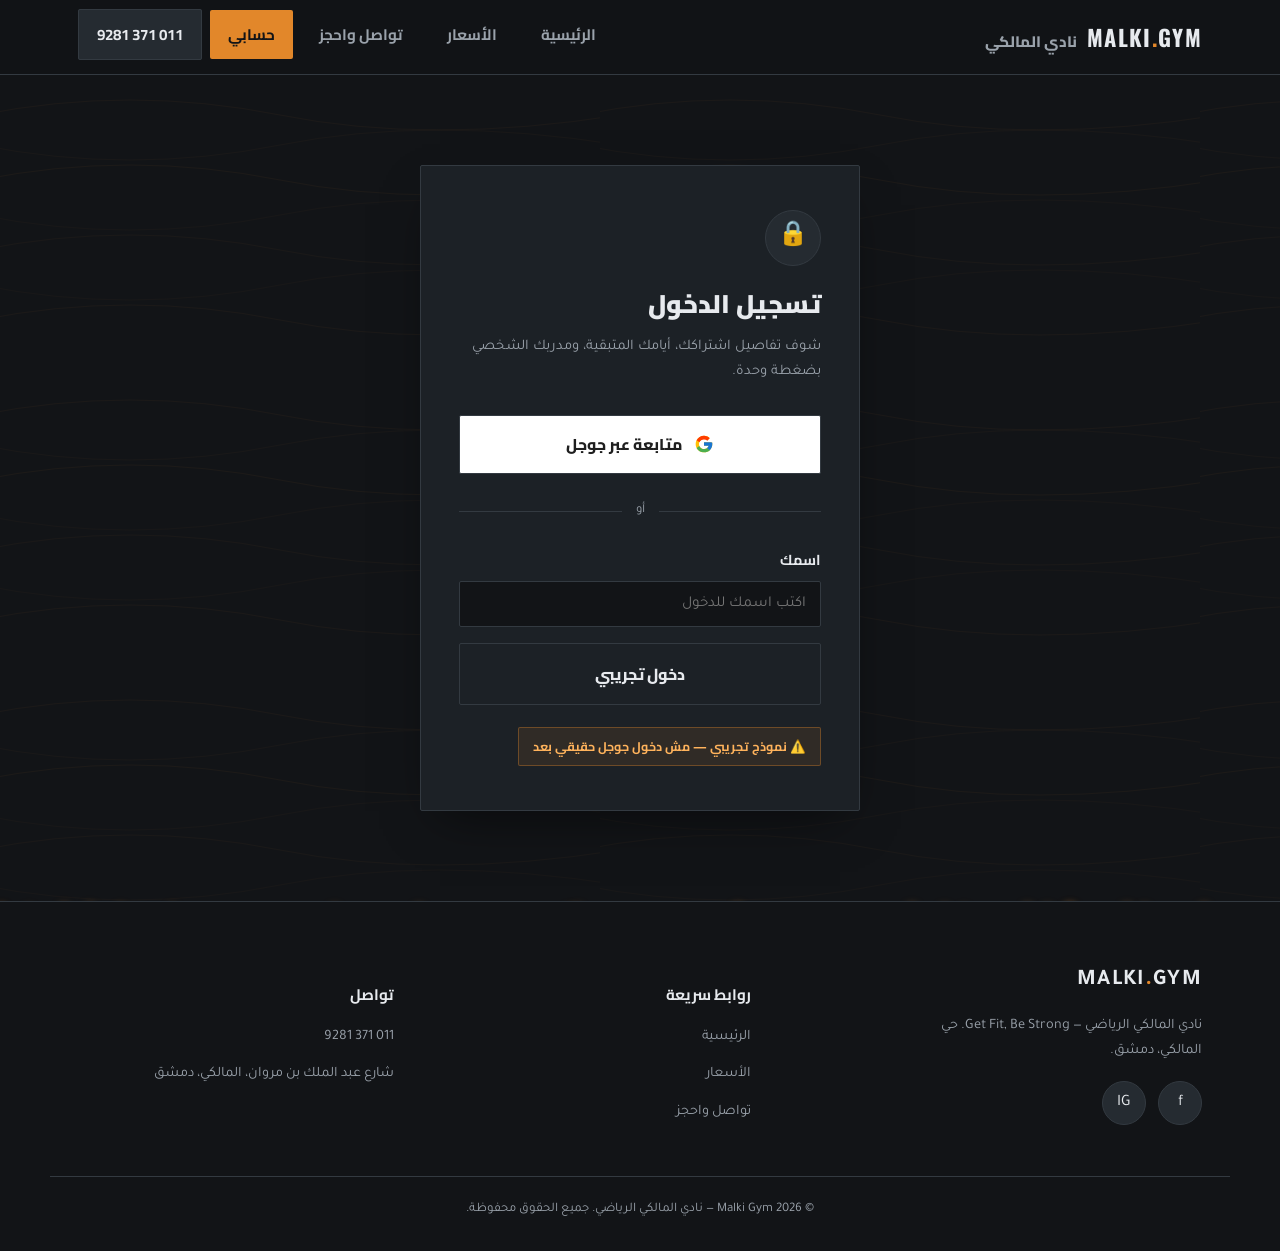
<file: account.html>
<!DOCTYPE html>
<html lang="ar" dir="rtl">
<head>
<meta charset="UTF-8">
<meta name="viewport" content="width=device-width, initial-scale=1.0">
<title>حسابي | Malki Gym</title>
<meta name="description" content="سجّل الدخول لتشوف تفاصيل اشتراكك بنادي المالكي الرياضي.">
<link rel="stylesheet" href="css/style.css">
</head>
<body>
<div class="scroll-progress"></div>

<header class="site">
  <nav class="nav">
    <a href="index.html" class="brand">
      <span class="brand-mark">MALKI<span>.</span>GYM</span>
      <span class="brand-ar">نادي المالكي</span>
    </a>
    <button class="burger" aria-label="افتح القائمة">☰</button>
    <ul class="navlinks">
      <li><a href="index.html">الرئيسية</a></li>
      <li><a href="prices.html">الأسعار</a></li>
      <li><a href="contact.html">تواصل واحجز</a></li>
      <li><a href="account.html" class="active">حسابي</a></li>
      <li><a href="tel:0113719281" class="cta">011 371 9281</a></li>
    </ul>
  </nav>
</header>

<!-- ===== LOGIN VIEW ===== -->
<div id="loginView">
  <section class="auth-shell">
    <div class="texture-glow" style="opacity:.25"></div>
    <div class="sparks"></div>
    <div class="auth-card">
      <div class="lock">🔒</div>
      <h1>تسجيل الدخول</h1>
      <p class="sub">شوف تفاصيل اشتراكك، أيامك المتبقية، ومدربك الشخصي بضغطة وحدة.</p>

      <button id="googleDemoBtn" class="google-btn" type="button">
        <svg width="20" height="20" viewBox="0 0 48 48" aria-hidden="true">
          <path fill="#FFC107" d="M43.6 20.5H42V20H24v8h11.3C33.7 32.9 29.3 36 24 36c-6.6 0-12-5.4-12-12s5.4-12 12-12c3.1 0 5.8 1.1 8 3l5.7-5.7C34.6 6.1 29.6 4 24 4 12.9 4 4 12.9 4 24s8.9 20 20 20 20-8.9 20-20c0-1.3-.1-2.7-.4-3.5z"/>
          <path fill="#FF3D00" d="M6.3 14.7l6.6 4.8C14.6 15.9 18.9 13 24 13c3.1 0 5.8 1.1 8 3l5.7-5.7C34.6 6.1 29.6 4 24 4 16.3 4 9.6 8.3 6.3 14.7z"/>
          <path fill="#4CAF50" d="M24 44c5.5 0 10.4-1.9 14.3-5.1l-6.6-5.4C29.6 35.4 26.9 36 24 36c-5.3 0-9.7-3.1-11.3-7.5l-6.5 5C9.5 39.6 16.2 44 24 44z"/>
          <path fill="#1976D2" d="M43.6 20.5H42V20H24v8h11.3c-.8 2.3-2.3 4.3-4.2 5.8l6.6 5.4C40.9 36.6 44 30.9 44 24c0-1.3-.1-2.7-.4-3.5z"/>
        </svg>
        متابعة عبر جوجل
      </button>

      <div class="divider-or">أو</div>

      <form id="loginForm">
        <div class="field" style="margin-bottom:16px">
          <label for="loginName">اسمك</label>
          <input type="text" id="loginName" placeholder="اكتب اسمك للدخول" required>
        </div>
        <button type="submit" class="btn btn-ghost btn-block">دخول تجريبي</button>
      </form>

      <span class="demo-badge">⚠️ نموذج تجريبي — مش دخول جوجل حقيقي بعد</span>
    </div>
  </section>
</div>

<!-- ===== DASHBOARD VIEW ===== -->
<div id="dashView" class="dash-hidden">
  <section class="dash-wrap">
    <div class="wrap">

      <div class="dash-top">
        <div class="dash-profile">
          <div class="avatar" id="dashAvatar">M</div>
          <div>
            <h2 id="dashName">عضو Malki Gym</h2>
            <span>عضو منذ 14 آذار 2026</span>
          </div>
        </div>
        <button id="logoutBtn" class="logout-btn">تسجيل الخروج</button>
      </div>

      <div class="mini-stats">
        <div class="mini-stat"><b class="count" data-target="14">0</b><span>حصة هالشهر</span></div>
        <div class="mini-stat"><b class="count" data-target="6">0</b><span>أيام حضور متتالية</span></div>
        <div class="mini-stat"><b class="count" data-target="3">0</b><span>شهور بالنادي</span></div>
      </div>

      <div class="dash-grid">
        <div class="dash-card">
          <h3><span class="ic">📋</span> تفاصيل الاشتراك</h3>
          <div class="ring-wrap">
            <div class="ring" id="daysRing">
              <div class="ring-inner">
                <b id="daysRingNum">0</b>
                <span>يوم متبقي</span>
              </div>
            </div>
            <div class="plan-meta">
              <div class="row"><span>الباقة</span><b>اشتراك ربع سنوي</b></div>
              <div class="row"><span>تاريخ البدء</span><b>14 آذار 2026</b></div>
              <div class="row"><span>تاريخ الانتهاء</span><b>14 حزيران 2026</b></div>
              <div class="row"><span>حالة الاشتراك</span><b style="color:var(--forge)">فعّال</b></div>
            </div>
          </div>
        </div>

        <div class="dash-card">
          <h3><span class="ic">🥊</span> مدربك الشخصي</h3>
          <div class="trainer-row">
            <div class="trainer-photo">💪</div>
            <div class="trainer-info">
              <b>الكابتن أحمد الزعبي</b>
              <span>تدريب حديد وتحمّل — 6 سنوات خبرة</span>
            </div>
          </div>
          <div class="schedule-list" style="margin-top:26px">
            <div class="schedule-row"><b>حصة حديد</b><span>الأحد — 6:00 م</span></div>
            <div class="schedule-row"><b>كارديو وتحمّل</b><span>الثلاثاء — 7:00 م</span></div>
            <div class="schedule-row"><b>متابعة شخصية</b><span>الخميس — 5:30 م</span></div>
          </div>
        </div>
      </div>

      <div class="data-note">
        <span class="ic" style="color:var(--forge)">ℹ️</span>
        <span>هاي البيانات (الأيام المتبقية، المدرب، الجدول) بيانات تجريبية لأغراض العرض. لما يترتبط الموقع بحساب Google حقيقي وقاعدة بيانات، رح تنعرض هون تفاصيل اشتراكك الفعلية.</span>
      </div>

    </div>
  </section>
</div>

<footer class="site">
  <div class="wrap foot-grid">
    <div class="foot-brand">
      <span class="brand-mark">MALKI<span>.</span>GYM</span>
      <p>نادي المالكي الرياضي — Get Fit, Be Strong. حي المالكي، دمشق.</p>
      <div class="social-row" style="margin-top:18px">
        <a href="https://www.facebook.com/Malki.Gym/" aria-label="فيسبوك" target="_blank" rel="noopener">f</a>
        <a href="https://www.instagram.com/malki_gym/" aria-label="انستغرام" target="_blank" rel="noopener">IG</a>
      </div>
    </div>
    <div class="foot-col">
      <h4>روابط سريعة</h4>
      <ul>
        <li><a href="index.html">الرئيسية</a></li>
        <li><a href="prices.html">الأسعار</a></li>
        <li><a href="contact.html">تواصل واحجز</a></li>
      </ul>
    </div>
    <div class="foot-col">
      <h4>تواصل</h4>
      <ul>
        <li><a href="tel:0113719281">011 371 9281</a></li>
        <li><span style="color:var(--muted);font-size:.9rem">شارع عبد الملك بن مروان، المالكي، دمشق</span></li>
      </ul>
    </div>
  </div>
  <div class="foot-bottom wrap">© 2026 Malki Gym — نادي المالكي الرياضي. جميع الحقوق محفوظة.</div>
</footer>

<script src="js/main.js"></script>
</body>
</html>
</file>
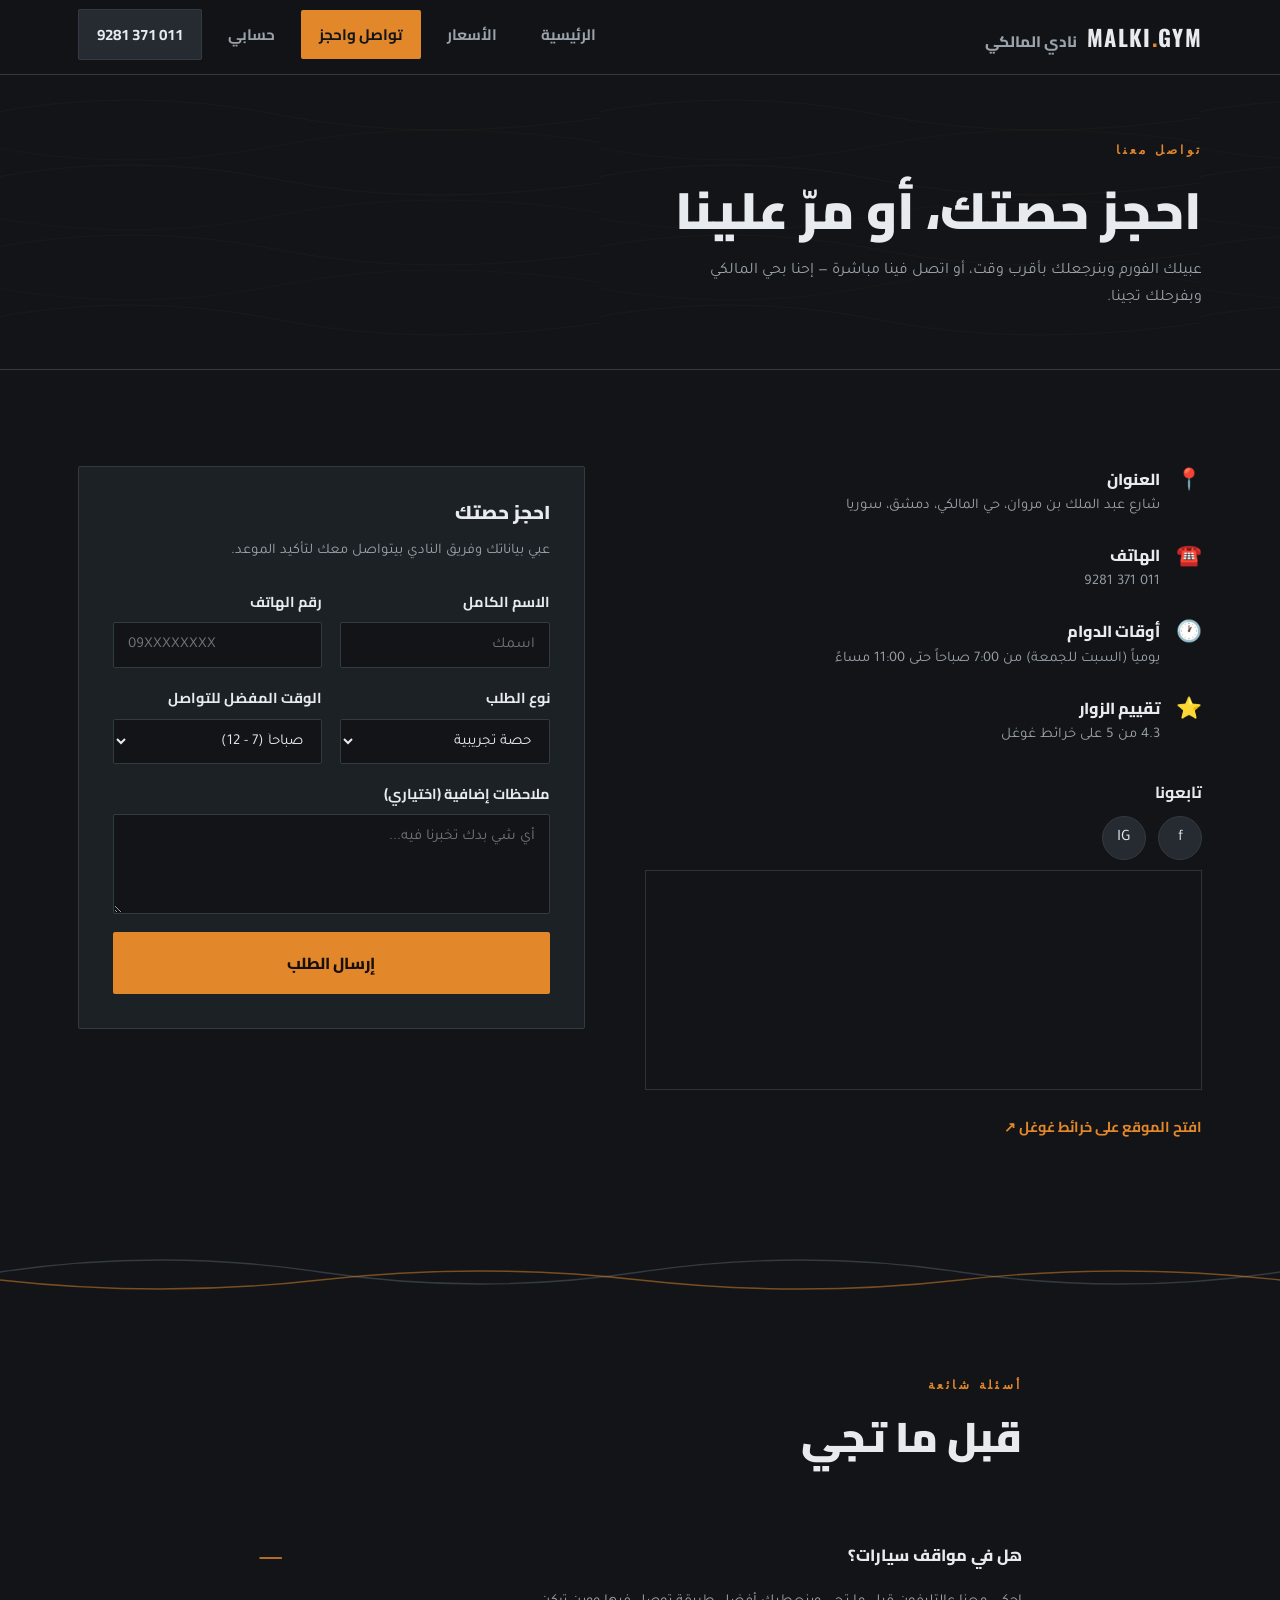
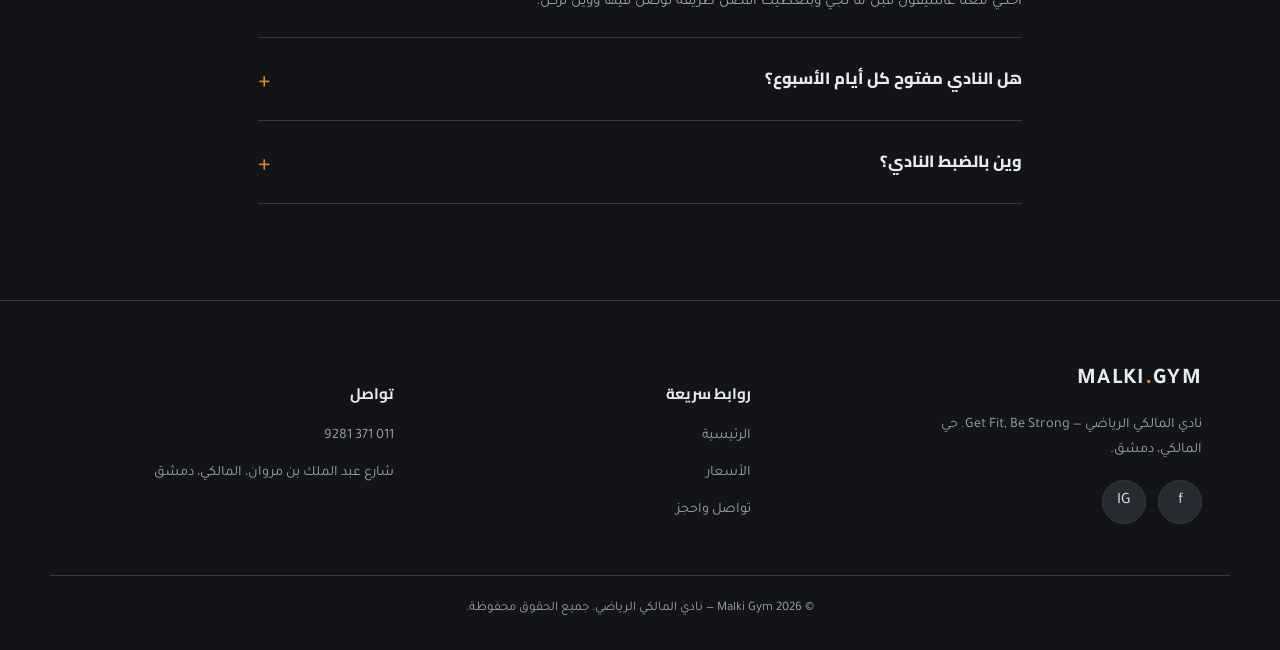
<file: contact.html>
<!DOCTYPE html>
<html lang="ar" dir="rtl">
<head>
<meta charset="UTF-8">
<meta name="viewport" content="width=device-width, initial-scale=1.0">
<title>تواصل واحجز | Malki Gym</title>
<meta name="description" content="تواصل مع نادي المالكي الرياضي بدمشق أو احجز حصتك الأولى مباشرة.">
<link rel="stylesheet" href="css/style.css">
</head>
<body>
<div class="scroll-progress"></div>

<header class="site">
  <nav class="nav">
    <a href="index.html" class="brand">
      <span class="brand-mark">MALKI<span>.</span>GYM</span>
      <span class="brand-ar">نادي المالكي</span>
    </a>
    <button class="burger" aria-label="افتح القائمة">☰</button>
    <ul class="navlinks">
      <li><a href="index.html">الرئيسية</a></li>
      <li><a href="prices.html">الأسعار</a></li>
      <li><a href="contact.html" class="active">تواصل واحجز</a></li>
      <li><a href="account.html">حسابي</a></li>
      <li><a href="tel:0113719281" class="cta">011 371 9281</a></li>
    </ul>
  </nav>
</header>

<section class="page-hero">
  <div class="texture-glow" style="opacity:.25"></div>
  <div class="wrap" style="position:relative">
    <span class="eyebrow">تواصل معنا</span>
    <h1>احجز حصتك، أو مرّ علينا</h1>
    <p>عبيلك الفورم وبنرجعلك بأقرب وقت، أو اتصل فينا مباشرة — إحنا بحي المالكي وبفرحلك تجينا.</p>
  </div>
</section>

<section>
  <div class="wrap contact-grid">

    <div class="reveal">
      <div class="contact-details">
        <div class="detail-row">
          <span class="ic">📍</span>
          <div><b>العنوان</b><span>شارع عبد الملك بن مروان، حي المالكي، دمشق، سوريا</span></div>
        </div>
        <div class="detail-row">
          <span class="ic">☎️</span>
          <div><b>الهاتف</b><a href="tel:0113719281">011 371 9281</a></div>
        </div>
        <div class="detail-row">
          <span class="ic">🕐</span>
          <div><b>أوقات الدوام</b><span>يومياً (السبت للجمعة) من 7:00 صباحاً حتى 11:00 مساءً</span></div>
        </div>
        <div class="detail-row">
          <span class="ic">⭐</span>
          <div><b>تقييم الزوار</b><span>4.3 من 5 على خرائط غوغل</span></div>
        </div>
      </div>

      <b style="font-family:'Cairo',sans-serif;display:block;margin-bottom:10px">تابعونا</b>
      <div class="social-row">
        <a href="https://www.facebook.com/Malki.Gym/" aria-label="فيسبوك" target="_blank" rel="noopener">f</a>
        <a href="https://www.instagram.com/malki_gym/" aria-label="انستغرام" target="_blank" rel="noopener">IG</a>
      </div>

      <iframe class="map-frame" src="https://www.google.com/maps?q=33.5184026,36.2768936&z=16&output=embed" loading="lazy" title="موقع Malki Gym على الخريطة"></iframe>
      <a href="https://www.google.com/maps/place/Malki+gym/@33.5184026,36.2768936,17z" target="_blank" rel="noopener" style="display:inline-block;margin-top:12px;color:var(--forge);font-family:'Cairo',sans-serif;font-weight:700;font-size:.9rem">افتح الموقع على خرائط غوغل ↗</a>
    </div>

    <div class="contact-card reveal">
      <h3 style="margin-bottom:6px">احجز حصتك</h3>
      <p style="color:var(--muted);font-size:.92rem;margin-bottom:26px">عبي بياناتك وفريق النادي بيتواصل معك لتأكيد الموعد.</p>

      <form class="booking" id="bookingForm">
        <div class="field-row">
          <div class="field">
            <label for="name">الاسم الكامل</label>
            <input type="text" id="name" name="name" required placeholder="اسمك">
          </div>
          <div class="field">
            <label for="phone">رقم الهاتف</label>
            <input type="tel" id="phone" name="phone" required placeholder="09XXXXXXXX">
          </div>
        </div>

        <div class="field-row">
          <div class="field">
            <label for="type">نوع الطلب</label>
            <select id="type" name="type">
              <option>حصة تجريبية</option>
              <option>اشتراك جديد</option>
              <option>استفسار عن الأسعار</option>
              <option>تدريب شخصي</option>
            </select>
          </div>
          <div class="field">
            <label for="time">الوقت المفضل للتواصل</label>
            <select id="time" name="time">
              <option>صباحاً (7 - 12)</option>
              <option>ظهراً (12 - 5)</option>
              <option>مساءً (5 - 11)</option>
            </select>
          </div>
        </div>

        <div class="field">
          <label for="message">ملاحظات إضافية (اختياري)</label>
          <textarea id="message" name="message" rows="4" placeholder="أي شي بدك تخبرنا فيه..."></textarea>
        </div>

        <button type="submit" class="btn btn-forge btn-block">إرسال الطلب</button>
        <div class="form-msg" id="formMsg"></div>
      </form>
    </div>

  </div>
</section>

<svg class="damask-divider" viewBox="0 0 1200 64" preserveAspectRatio="none" aria-hidden="true">
  <path d="M0 32 Q150 8 300 32 T600 32 T900 32 T1200 32" stroke="#333a41"/>
  <path d="M0 40 Q150 58 300 40 T600 40 T900 40 T1200 40" stroke="#e2872a" opacity=".5"/>
</svg>

<section style="padding-top:70px">
  <div class="wrap" style="max-width:820px">
    <div class="sec-head reveal">
      <span class="eyebrow">أسئلة شائعة</span>
      <h2>قبل ما تجي</h2>
    </div>
    <div class="reveal">
      <details class="faq-item" open>
        <summary>هل في مواقف سيارات؟</summary>
        <p>احكي معنا عالتليفون قبل ما تجي وبنعطيك أفضل طريقة توصل فيها ووين تركن.</p>
      </details>
      <details class="faq-item">
        <summary>هل النادي مفتوح كل أيام الأسبوع؟</summary>
        <p>إيه، النادي مفتوح يومياً من 7:00 صباحاً لـ 11:00 مساءً بلا استثناء.</p>
      </details>
      <details class="faq-item">
        <summary>وين بالضبط النادي؟</summary>
        <p>بشارع عبد الملك بن مروان بحي المالكي، قريب من المكتبة الوطنية وساحة الروضة.</p>
      </details>
    </div>
  </div>
</section>

<footer class="site">
  <div class="wrap foot-grid">
    <div class="foot-brand">
      <span class="brand-mark">MALKI<span>.</span>GYM</span>
      <p>نادي المالكي الرياضي — Get Fit, Be Strong. حي المالكي، دمشق.</p>
      <div class="social-row" style="margin-top:18px">
        <a href="https://www.facebook.com/Malki.Gym/" aria-label="فيسبوك" target="_blank" rel="noopener">f</a>
        <a href="https://www.instagram.com/malki_gym/" aria-label="انستغرام" target="_blank" rel="noopener">IG</a>
      </div>
    </div>
    <div class="foot-col">
      <h4>روابط سريعة</h4>
      <ul>
        <li><a href="index.html">الرئيسية</a></li>
        <li><a href="prices.html">الأسعار</a></li>
        <li><a href="contact.html">تواصل واحجز</a></li>
      </ul>
    </div>
    <div class="foot-col">
      <h4>تواصل</h4>
      <ul>
        <li><a href="tel:0113719281">011 371 9281</a></li>
        <li><span style="color:var(--muted);font-size:.9rem">شارع عبد الملك بن مروان، المالكي، دمشق</span></li>
      </ul>
    </div>
  </div>
  <div class="foot-bottom wrap">© 2026 Malki Gym — نادي المالكي الرياضي. جميع الحقوق محفوظة.</div>
</footer>

<script src="js/main.js"></script>
</body>
</html>
</file>
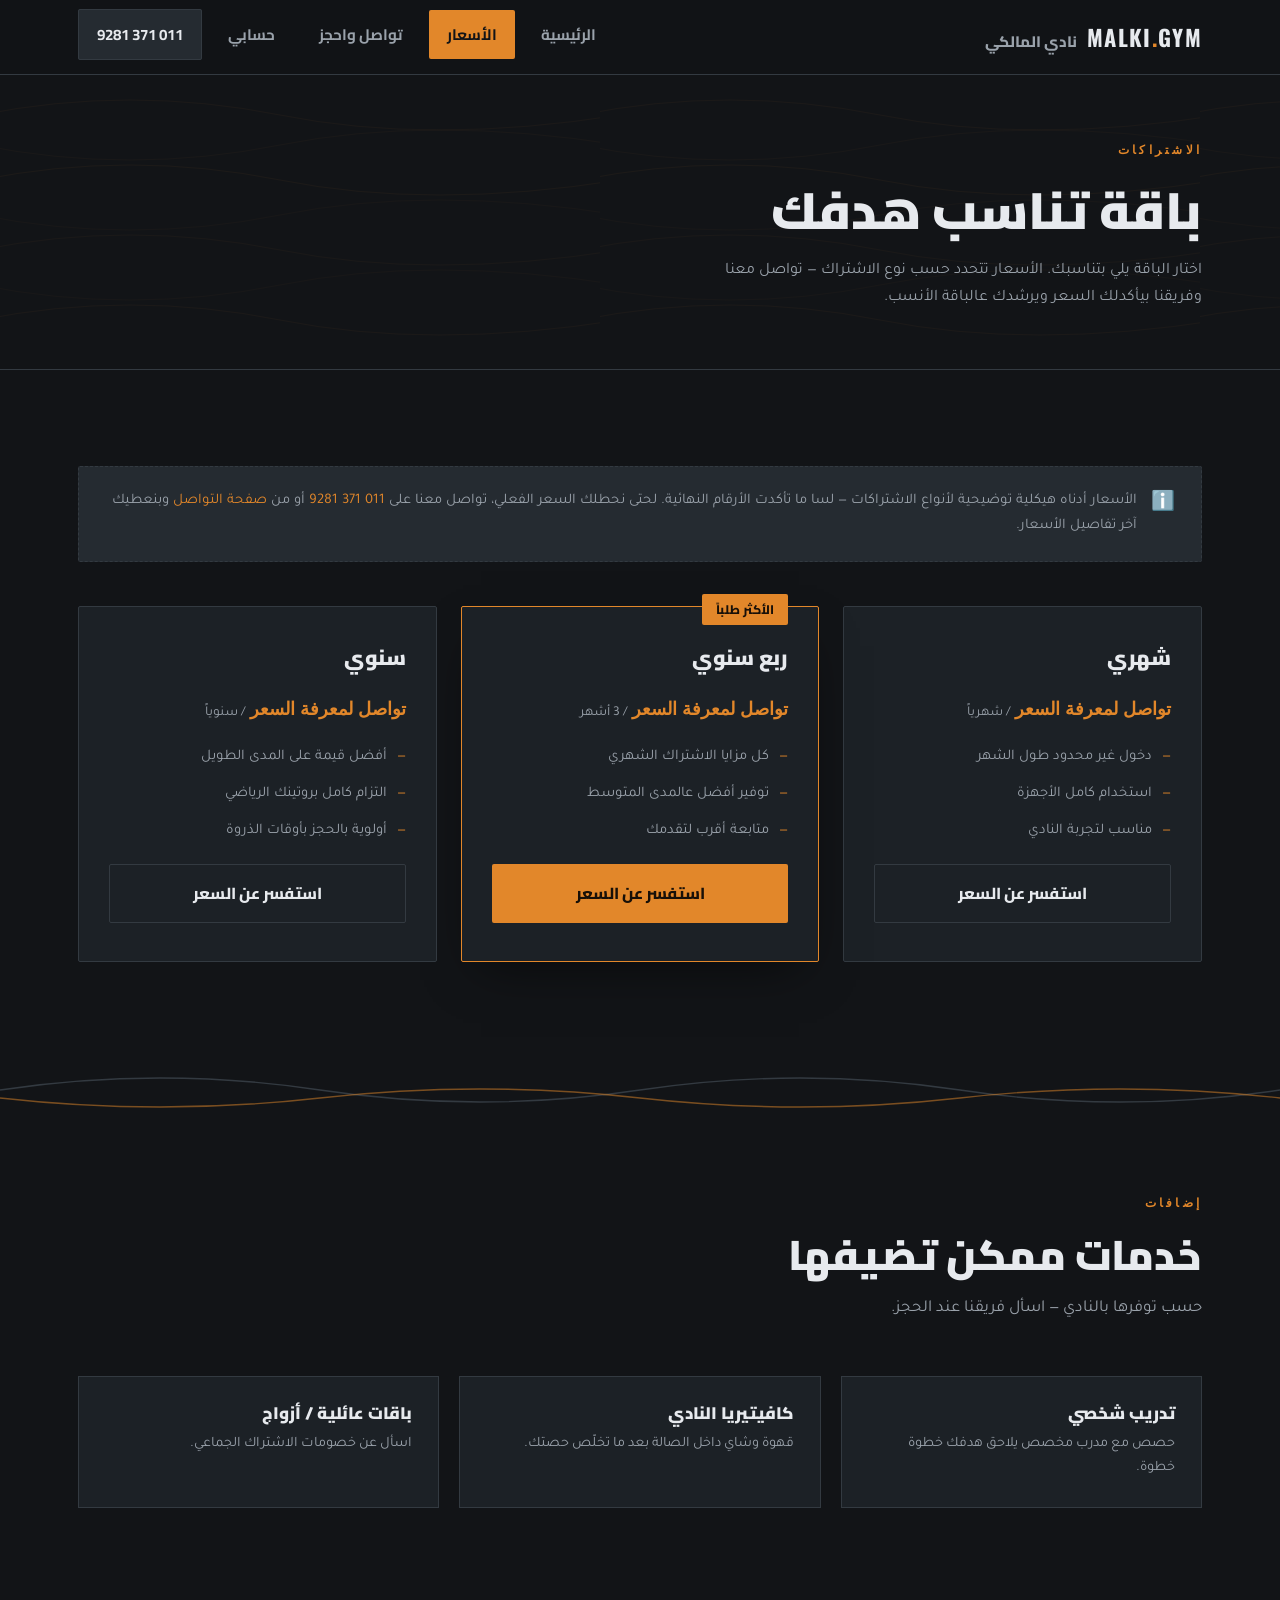
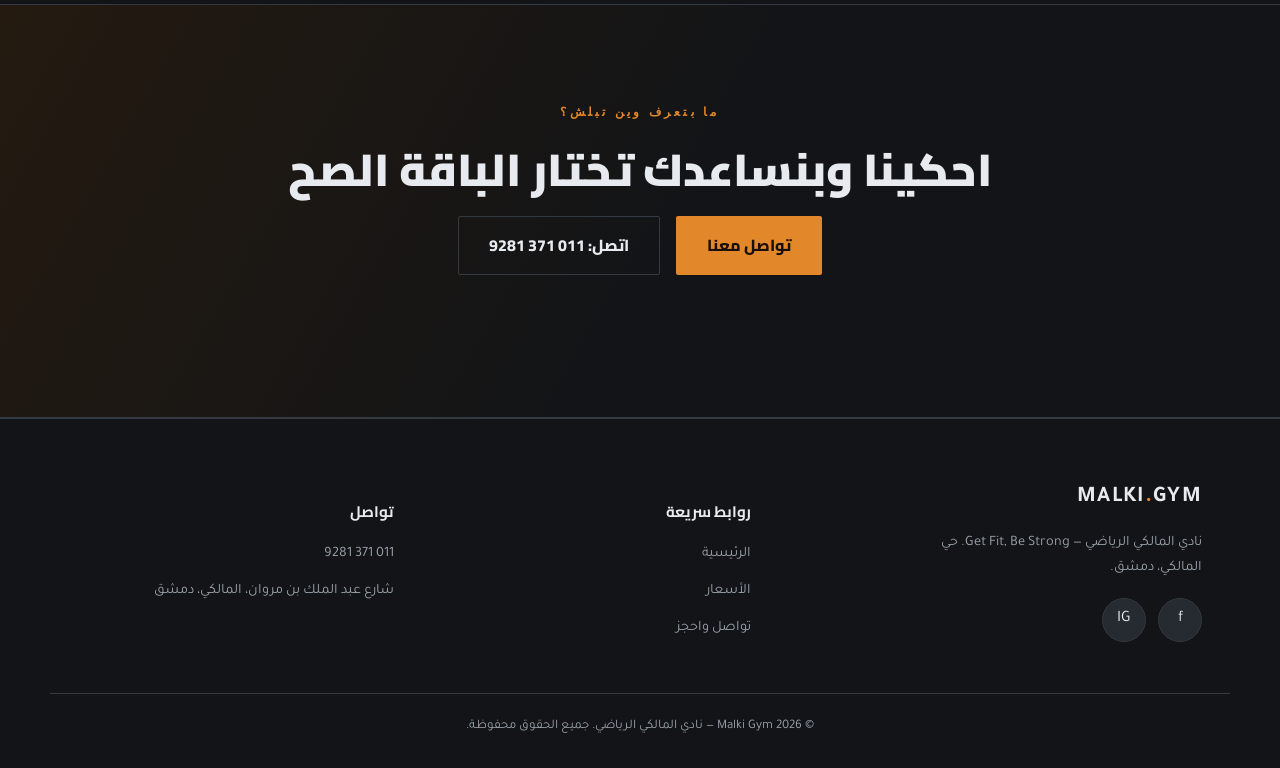
<file: prices.html>
<!DOCTYPE html>
<html lang="ar" dir="rtl">
<head>
<meta charset="UTF-8">
<meta name="viewport" content="width=device-width, initial-scale=1.0">
<title>الأسعار والاشتراكات | Malki Gym</title>
<meta name="description" content="باقات اشتراك نادي المالكي الرياضي بدمشق — شهري، ربع سنوي، وسنوي.">
<link rel="stylesheet" href="css/style.css">
</head>
<body>
<div class="scroll-progress"></div>

<header class="site">
  <nav class="nav">
    <a href="index.html" class="brand">
      <span class="brand-mark">MALKI<span>.</span>GYM</span>
      <span class="brand-ar">نادي المالكي</span>
    </a>
    <button class="burger" aria-label="افتح القائمة">☰</button>
    <ul class="navlinks">
      <li><a href="index.html">الرئيسية</a></li>
      <li><a href="prices.html" class="active">الأسعار</a></li>
      <li><a href="contact.html">تواصل واحجز</a></li>
      <li><a href="account.html">حسابي</a></li>
      <li><a href="tel:0113719281" class="cta">011 371 9281</a></li>
    </ul>
  </nav>
</header>

<section class="page-hero">
  <div class="texture-glow" style="opacity:.25"></div>
  <div class="wrap" style="position:relative">
    <span class="eyebrow">الاشتراكات</span>
    <h1>باقة تناسب هدفك</h1>
    <p>اختار الباقة يلي بتناسبك. الأسعار تتحدد حسب نوع الاشتراك — تواصل معنا وفريقنا بيأكدلك السعر ويرشدك عالباقة الأنسب.</p>
  </div>
</section>

<section>
  <div class="wrap">
    <div class="note-box reveal" style="margin-bottom:44px">
      <span class="ic">ℹ️</span>
      <span>الأسعار أدناه هيكلية توضيحية لأنواع الاشتراكات — لسا ما تأكدت الأرقام النهائية. لحتى نحطلك السعر الفعلي، تواصل معنا على <a href="tel:0113719281" style="color:var(--forge)">011 371 9281</a> أو من <a href="contact.html" style="color:var(--forge)">صفحة التواصل</a> وبنعطيك آخر تفاصيل الأسعار.</span>
    </div>

    <div class="plans reveal stagger">
      <div class="plan">
        <h3>شهري</h3>
        <div class="price">تواصل لمعرفة السعر <small>/ شهرياً</small></div>
        <ul>
          <li>دخول غير محدود طول الشهر</li>
          <li>استخدام كامل الأجهزة</li>
          <li>مناسب لتجربة النادي</li>
        </ul>
        <a href="contact.html" class="btn btn-ghost btn-block">استفسر عن السعر</a>
      </div>

      <div class="plan featured">
        <span class="badge">الأكثر طلباً</span>
        <h3>ربع سنوي</h3>
        <div class="price">تواصل لمعرفة السعر <small>/ 3 أشهر</small></div>
        <ul>
          <li>كل مزايا الاشتراك الشهري</li>
          <li>توفير أفضل عالمدى المتوسط</li>
          <li>متابعة أقرب لتقدمك</li>
        </ul>
        <a href="contact.html" class="btn btn-forge btn-block">استفسر عن السعر</a>
      </div>

      <div class="plan">
        <h3>سنوي</h3>
        <div class="price">تواصل لمعرفة السعر <small>/ سنوياً</small></div>
        <ul>
          <li>أفضل قيمة على المدى الطويل</li>
          <li>التزام كامل بروتينك الرياضي</li>
          <li>أولوية بالحجز بأوقات الذروة</li>
        </ul>
        <a href="contact.html" class="btn btn-ghost btn-block">استفسر عن السعر</a>
      </div>
    </div>
  </div>
</section>

<svg class="damask-divider" viewBox="0 0 1200 64" preserveAspectRatio="none" aria-hidden="true">
  <path d="M0 32 Q150 8 300 32 T600 32 T900 32 T1200 32" stroke="#333a41"/>
  <path d="M0 40 Q150 58 300 40 T600 40 T900 40 T1200 40" stroke="#e2872a" opacity=".5"/>
</svg>

<section style="padding-top:70px">
  <div class="wrap">
    <div class="sec-head reveal">
      <span class="eyebrow">إضافات</span>
      <h2>خدمات ممكن تضيفها</h2>
      <p>حسب توفرها بالنادي — اسأل فريقنا عند الحجز.</p>
    </div>
    <div class="addons reveal stagger">
      <div class="addon">
        <h3>تدريب شخصي</h3>
        <p>حصص مع مدرب مخصص يلاحق هدفك خطوة خطوة.</p>
      </div>
      <div class="addon">
        <h3>كافيتيريا النادي</h3>
        <p>قهوة وشاي داخل الصالة بعد ما تخلّص حصتك.</p>
      </div>
      <div class="addon">
        <h3>باقات عائلية / أزواج</h3>
        <p>اسأل عن خصومات الاشتراك الجماعي.</p>
      </div>
    </div>
  </div>
</section>

<section class="cta-band">
  <div class="wrap">
    <span class="eyebrow">ما بتعرف وين تبلش؟</span>
    <h2 style="margin-top:14px">احكينا وبنساعدك تختار الباقة الصح</h2>
    <div class="hero-cta">
      <a href="contact.html" class="btn btn-forge">تواصل معنا</a>
      <a href="tel:0113719281" class="btn btn-ghost">اتصل: 011 371 9281</a>
    </div>
  </div>
</section>

<footer class="site">
  <div class="wrap foot-grid">
    <div class="foot-brand">
      <span class="brand-mark">MALKI<span>.</span>GYM</span>
      <p>نادي المالكي الرياضي — Get Fit, Be Strong. حي المالكي، دمشق.</p>
      <div class="social-row" style="margin-top:18px">
        <a href="https://www.facebook.com/Malki.Gym/" aria-label="فيسبوك" target="_blank" rel="noopener">f</a>
        <a href="https://www.instagram.com/malki_gym/" aria-label="انستغرام" target="_blank" rel="noopener">IG</a>
      </div>
    </div>
    <div class="foot-col">
      <h4>روابط سريعة</h4>
      <ul>
        <li><a href="index.html">الرئيسية</a></li>
        <li><a href="prices.html">الأسعار</a></li>
        <li><a href="contact.html">تواصل واحجز</a></li>
      </ul>
    </div>
    <div class="foot-col">
      <h4>تواصل</h4>
      <ul>
        <li><a href="tel:0113719281">011 371 9281</a></li>
        <li><span style="color:var(--muted);font-size:.9rem">شارع عبد الملك بن مروان، المالكي، دمشق</span></li>
      </ul>
    </div>
  </div>
  <div class="foot-bottom wrap">© 2026 Malki Gym — نادي المالكي الرياضي. جميع الحقوق محفوظة.</div>
</footer>

<script src="js/main.js"></script>
</body>
</html>
</file>
<file: css/style.css>
@import url('https://fonts.googleapis.com/css2?family=Oswald:wght@400;500;600;700&family=Cairo:wght@600;800;900&family=Tajawal:wght@400;500;700&display=swap');

:root{
  --iron:#121417;
  --steel:#1c2126;
  --steel-soft:#252b31;
  --steel-line:#333a41;
  --silver:#e7eaee;
  --muted:#9aa2ab;
  --forge:#e2872a;
  --forge-light:#ffb35c;
  --ember:#a63a2c;
  --radius:2px;
  --maxw:1180px;
  --shadow:0 20px 50px -20px rgba(0,0,0,.6);
}

*,*::before,*::after{box-sizing:border-box}
html{scroll-behavior:smooth}
body{
  margin:0;
  background:var(--iron);
  color:var(--silver);
  font-family:'Tajawal',sans-serif;
  line-height:1.7;
  -webkit-font-smoothing:antialiased;
}
img{max-width:100%;display:block}
a{color:inherit;text-decoration:none}
ul{margin:0;padding:0;list-style:none}
h1,h2,h3{font-family:'Cairo',sans-serif;font-weight:900;margin:0;line-height:1.25}
.eyebrow{
  font-family:'Oswald',sans-serif;
  font-weight:600;
  letter-spacing:.28em;
  text-transform:uppercase;
  font-size:.72rem;
  color:var(--forge);
}
.wrap{max-width:var(--maxw);margin:0 auto;padding:0 28px}
section{padding:96px 0}
@media(max-width:720px){section{padding:64px 0}}

/* ---------- signature: damascus steel banding ---------- */
.damask-divider{width:100%;height:64px;display:block;margin:0}
.damask-divider path{fill:none;stroke-width:1.4}
.texture-glow{
  position:absolute;inset:0;
  background-image:url("data:image/svg+xml,%3Csvg xmlns='http://www.w3.org/2000/svg' width='600' height='300' viewBox='0 0 600 300'%3E%3Cg fill='none' stroke='%23e2872a' stroke-width='1'%3E%3Cpath d='M-20 40 Q 130 10 280 40 T 620 40' opacity='.18'/%3E%3Cpath d='M-20 70 Q 130 100 280 70 T 620 70' opacity='.14'/%3E%3Cpath d='M-20 105 Q 130 75 280 105 T 620 105' opacity='.2'/%3E%3Cpath d='M-20 140 Q 130 170 280 140 T 620 140' opacity='.12'/%3E%3Cpath d='M-20 175 Q 130 145 280 175 T 620 175' opacity='.16'/%3E%3Cpath d='M-20 210 Q 130 240 280 210 T 620 210' opacity='.12'/%3E%3Cpath d='M-20 245 Q 130 215 280 245 T 620 245' opacity='.18'/%3E%3C/g%3E%3C/svg%3E");
  background-size:600px 300px;
  opacity:.5;
  pointer-events:none;
}

/* ---------- header / nav ---------- */
header.site{
  position:sticky;top:0;z-index:50;
  background:rgba(18,20,23,.88);
  backdrop-filter:blur(10px);
  border-bottom:1px solid var(--steel-line);
}
.nav{display:flex;align-items:center;justify-content:space-between;padding:18px 28px;max-width:var(--maxw);margin:0 auto}
.brand{display:flex;align-items:baseline;gap:10px;font-family:'Oswald',sans-serif;text-transform:uppercase}
.brand-mark{font-size:1.4rem;font-weight:700;letter-spacing:.06em;color:var(--silver)}
.brand-mark span{color:var(--forge)}
.brand-ar{font-family:'Cairo',sans-serif;font-weight:800;font-size:.95rem;color:var(--muted)}
.navlinks{display:flex;gap:8px;align-items:center}
.navlinks a{
  font-family:'Cairo',sans-serif;font-weight:700;font-size:.95rem;
  padding:10px 18px;border-radius:var(--radius);color:var(--muted);
  transition:color .2s, background .2s;
}
.navlinks a:hover,.navlinks a.active{color:var(--iron);background:var(--forge)}
.navlinks a.cta{background:var(--steel-soft);color:var(--silver);border:1px solid var(--steel-line)}
.navlinks a.cta:hover{background:var(--forge);color:var(--iron);border-color:var(--forge)}
.burger{display:none;background:none;border:0;color:var(--silver);font-size:1.6rem;cursor:pointer}
@media(max-width:820px){
  .navlinks{
    position:fixed;inset:66px 0 auto 0;flex-direction:column;align-items:stretch;
    background:var(--steel);padding:14px;border-bottom:1px solid var(--steel-line);
    transform:translateY(-130%);transition:transform .25s ease;
  }
  .navlinks.open{transform:translateY(0)}
  .navlinks a{padding:14px 18px;text-align:center}
  .burger{display:block}
}

/* ---------- buttons ---------- */
.btn{
  display:inline-flex;align-items:center;gap:10px;
  font-family:'Cairo',sans-serif;font-weight:800;font-size:1rem;
  padding:15px 30px;border-radius:var(--radius);border:1px solid transparent;
  cursor:pointer;transition:transform .18s ease, box-shadow .18s ease, background .18s ease;
}
.btn-forge{background:var(--forge);color:#181008}
.btn-forge:hover{background:var(--forge-light);transform:translateY(-2px);box-shadow:0 10px 26px -8px rgba(226,135,42,.55)}
.btn-ghost{background:transparent;border-color:var(--steel-line);color:var(--silver)}
.btn-ghost:hover{border-color:var(--forge);color:var(--forge)}
.btn-block{width:100%;justify-content:center}

/* ---------- hero ---------- */
.hero{
  position:relative;overflow:hidden;
  min-height:88vh;display:flex;align-items:center;
  background:radial-gradient(ellipse at 30% 20%, #23282e 0%, var(--iron) 60%);
  border-bottom:1px solid var(--steel-line);
}
.hero-photo{
  position:absolute;inset:0;
  background-size:cover;background-position:center;
  filter:saturate(.75) contrast(1.05);
}
.hero-photo::after{content:'';position:absolute;inset:0;
  background:linear-gradient(180deg, rgba(18,20,23,.55) 0%, rgba(18,20,23,.88) 72%, var(--iron) 100%);
}
.hero-overlay{
  position:absolute;inset:0;z-index:1;
  background:linear-gradient(180deg, rgba(18,20,23,.55) 0%, rgba(18,20,23,.88) 72%, var(--iron) 100%);
}
.hero-inner{position:relative;z-index:2;max-width:var(--maxw);margin:0 auto;padding:0 28px;width:100%}
.hero h1{font-size:clamp(2.4rem,6vw,4.6rem);margin:14px 0 22px;color:var(--silver)}
.hero h1 em{font-style:normal;color:var(--forge)}
.hero p.lead{max-width:560px;color:var(--muted);font-size:1.15rem;margin-bottom:34px}
.hero-cta{display:flex;gap:16px;flex-wrap:wrap;margin-bottom:46px}
.stat-row{display:flex;gap:0;flex-wrap:wrap;border-top:1px solid var(--steel-line);max-width:720px}
.stat{padding:20px 30px 0;flex:1;min-width:150px}
.stat b{display:block;font-family:'Oswald',sans-serif;font-size:1.8rem;color:var(--forge);font-weight:700}
.stat span{color:var(--muted);font-size:.85rem}

/* ---------- section headers ---------- */
.sec-head{max-width:640px;margin-bottom:52px}
.sec-head h2{font-size:clamp(1.8rem,3.6vw,2.6rem);margin-top:10px}
.sec-head p{color:var(--muted);margin-top:14px;font-size:1.05rem}

/* ---------- about / feature grid ---------- */
.about-grid{display:grid;grid-template-columns:1fr 1fr;gap:60px;align-items:center}
.about-photo{position:relative;border:1px solid var(--steel-line)}
.about-photo img{aspect-ratio:4/3;object-fit:cover}
.feature-list{display:grid;gap:22px;margin-top:8px}
.feature{display:flex;gap:16px;padding:20px 22px;background:var(--steel);border:1px solid var(--steel-line);border-radius:var(--radius)}
.feature .num{font-family:'Oswald',sans-serif;font-weight:700;color:var(--forge);font-size:1.1rem;min-width:30px}
.feature h3{font-size:1.05rem;margin-bottom:6px}
.feature p{color:var(--muted);font-size:.95rem;margin:0}
@media(max-width:860px){.about-grid{grid-template-columns:1fr}}

/* ---------- gallery ---------- */
.gallery{display:grid;grid-template-columns:repeat(4,1fr);gap:14px}
.gallery a{overflow:hidden;border:1px solid var(--steel-line)}
.gallery img{aspect-ratio:1/1;object-fit:cover;transition:transform .5s ease,filter .5s ease;filter:saturate(.85)}
.gallery a:hover img{transform:scale(1.08);filter:saturate(1.05)}
.gallery a:first-child{grid-column:span 2;grid-row:span 2}
.gallery a:first-child img{aspect-ratio:1/1}
@media(max-width:760px){.gallery{grid-template-columns:repeat(2,1fr)}.gallery a:first-child{grid-column:span 2;grid-row:span 1}}

/* ---------- testimonials ---------- */
.reviews{display:grid;grid-template-columns:repeat(3,1fr);gap:20px}
.review{background:var(--steel);border:1px solid var(--steel-line);padding:28px 26px;border-radius:var(--radius);position:relative}
.review .stars{color:var(--forge);letter-spacing:2px;margin-bottom:14px;font-size:.95rem}
.review p{color:var(--silver);font-size:.98rem;margin:0}
@media(max-width:900px){.reviews{grid-template-columns:1fr}}

/* ---------- info strip ---------- */
.info-strip{background:var(--steel);border-top:1px solid var(--steel-line);border-bottom:1px solid var(--steel-line)}
.info-strip .wrap{display:flex;flex-wrap:wrap;gap:34px;padding:34px 28px;justify-content:space-between}
.info-item{display:flex;gap:14px;align-items:flex-start}
.info-item .ic{color:var(--forge);font-size:1.3rem;line-height:1}
.info-item b{display:block;font-family:'Cairo',sans-serif;font-weight:800;font-size:.98rem}
.info-item span{color:var(--muted);font-size:.88rem}

/* ---------- CTA band ---------- */
.cta-band{
  background:linear-gradient(120deg, #241a10 0%, var(--iron) 55%);
  border-top:1px solid var(--steel-line);border-bottom:1px solid var(--steel-line);
  text-align:center;
}
.cta-band h2{font-size:clamp(1.8rem,4vw,2.8rem);margin-bottom:18px}
.cta-band p{color:var(--muted);margin-bottom:34px}
.cta-band .hero-cta{justify-content:center}

/* ---------- pricing ---------- */
.plans{display:grid;grid-template-columns:repeat(3,1fr);gap:24px}
.plan{background:var(--steel);border:1px solid var(--steel-line);border-radius:var(--radius);padding:38px 30px;display:flex;flex-direction:column;gap:20px;position:relative}
.plan.featured{border-color:var(--forge);box-shadow:var(--shadow)}
.plan.featured .badge{position:absolute;top:-13px;right:30px;background:var(--forge);color:#181008;font-family:'Cairo',sans-serif;font-weight:800;font-size:.78rem;padding:5px 14px;border-radius:2px}
.plan h3{font-size:1.3rem}
.plan .price{font-family:'Oswald',sans-serif;font-weight:700;font-size:1.15rem;color:var(--forge)}
.plan .price small{font-family:'Tajawal',sans-serif;color:var(--muted);font-weight:400;font-size:.85rem}
.plan ul{display:grid;gap:12px;flex:1}
.plan ul li{display:flex;gap:10px;color:var(--muted);font-size:.92rem}
.plan ul li::before{content:'—';color:var(--forge)}
@media(max-width:900px){.plans{grid-template-columns:1fr}}

.note-box{
  background:var(--steel-soft);border:1px dashed var(--steel-line);
  border-radius:var(--radius);padding:22px 26px;color:var(--muted);font-size:.92rem;
  display:flex;gap:14px;align-items:flex-start;
}
.note-box .ic{color:var(--forge);font-size:1.2rem}

/* ---------- add-ons ---------- */
.addons{display:grid;grid-template-columns:repeat(3,1fr);gap:20px}
.addon{padding:26px;background:var(--steel);border:1px solid var(--steel-line)}
.addon h3{font-size:1.05rem;margin-bottom:8px}
.addon p{color:var(--muted);font-size:.9rem;margin:0}
@media(max-width:860px){.addons{grid-template-columns:1fr}}

/* ---------- contact page ---------- */
.contact-grid{display:grid;grid-template-columns:1.1fr 1fr;gap:60px;align-items:start}
.contact-card{background:var(--steel);border:1px solid var(--steel-line);padding:34px;border-radius:var(--radius)}
.contact-details{display:grid;gap:22px;margin-bottom:30px}
.detail-row{display:flex;gap:16px;align-items:flex-start}
.detail-row .ic{color:var(--forge);font-size:1.3rem}
.detail-row b{display:block;font-family:'Cairo',sans-serif;font-weight:800}
.detail-row span,.detail-row a{color:var(--muted);font-size:.92rem}
.detail-row a:hover{color:var(--forge)}
.social-row{display:flex;gap:12px;margin-top:6px}
.social-row a{width:44px;height:44px;display:flex;align-items:center;justify-content:center;background:var(--steel-soft);border:1px solid var(--steel-line);border-radius:50%;transition:.2s}
.social-row a:hover{background:var(--forge);border-color:var(--forge);color:#181008}
.map-frame{width:100%;height:220px;border:1px solid var(--steel-line);filter:grayscale(.3) contrast(1.1) invert(0);margin-top:10px}

form.booking{display:grid;gap:18px}
.field{display:grid;gap:8px}
.field label{font-family:'Cairo',sans-serif;font-weight:700;font-size:.9rem;color:var(--silver)}
.field input,.field select,.field textarea{
  background:var(--iron);border:1px solid var(--steel-line);color:var(--silver);
  padding:13px 14px;border-radius:var(--radius);font-family:'Tajawal',sans-serif;font-size:.95rem;
}
.field input:focus,.field select:focus,.field textarea:focus{outline:2px solid var(--forge);outline-offset:1px;border-color:var(--forge)}
.field-row{display:grid;grid-template-columns:1fr 1fr;gap:18px}
@media(max-width:560px){.field-row{grid-template-columns:1fr}}
.form-msg{display:none;padding:14px 16px;border-radius:var(--radius);font-family:'Cairo',sans-serif;font-weight:700;font-size:.9rem}
.form-msg.show{display:block}
.form-msg.ok{background:rgba(226,135,42,.14);border:1px solid var(--forge);color:var(--forge-light)}
@media(max-width:900px){.contact-grid{grid-template-columns:1fr}}

/* ---------- faq ---------- */
.faq-item{border-bottom:1px solid var(--steel-line);padding:22px 0}
.faq-item summary{cursor:pointer;font-family:'Cairo',sans-serif;font-weight:800;font-size:1.02rem;display:flex;justify-content:space-between;align-items:center;list-style:none}
.faq-item summary::-webkit-details-marker{display:none}
.faq-item summary::after{content:'+';color:var(--forge);font-size:1.4rem;font-weight:400}
.faq-item[open] summary::after{content:'—'}
.faq-item p{color:var(--muted);margin:14px 0 0;font-size:.95rem}

/* ---------- footer ---------- */
footer.site{position:relative;border-top:1px solid var(--steel-line);padding:60px 0 30px;overflow:hidden}
.foot-grid{display:grid;grid-template-columns:1.3fr 1fr 1fr;gap:40px;position:relative;z-index:1}
.foot-brand p{color:var(--muted);font-size:.9rem;margin-top:14px;max-width:280px}
.foot-col h4{font-family:'Cairo',sans-serif;font-size:.95rem;margin-bottom:16px}
.foot-col ul{display:grid;gap:10px}
.foot-col a{color:var(--muted);font-size:.9rem}
.foot-col a:hover{color:var(--forge)}
.foot-bottom{margin-top:50px;padding-top:22px;border-top:1px solid var(--steel-line);color:var(--muted);font-size:.82rem;text-align:center;position:relative;z-index:1}
@media(max-width:760px){.foot-grid{grid-template-columns:1fr;gap:30px}}

/* ---------- page hero (inner pages) ---------- */
.page-hero{padding:64px 0 40px;border-bottom:1px solid var(--steel-line);position:relative;overflow:hidden}
.page-hero h1{font-size:clamp(2rem,4.5vw,3.2rem);margin-top:12px}
.page-hero p{color:var(--muted);max-width:520px;margin-top:16px}

.reveal{opacity:0;transform:translateY(18px);transition:opacity .6s ease,transform .6s ease}
.reveal.in{opacity:1;transform:translateY(0)}

@media (prefers-reduced-motion: reduce){
  html{scroll-behavior:auto}
  .reveal{opacity:1;transform:none;transition:none}
  .gallery img,.btn-forge{transition:none}
}

/* ================= ANIMATION LAYER ================= */

/* ---- hero ken-burns "video" slideshow ---- */
.kb-hero{position:absolute;inset:0;overflow:hidden}
.kb-slide{
  position:absolute;inset:0;background-size:cover;background-position:center;
  opacity:0;filter:saturate(.75) contrast(1.05);
  animation:kbFade 24s infinite;
}
.kb-slide:nth-child(1){animation-delay:0s}
.kb-slide:nth-child(2){animation-delay:6s}
.kb-slide:nth-child(3){animation-delay:12s}
.kb-slide:nth-child(4){animation-delay:18s}
@keyframes kbFade{
  0%{opacity:0;transform:scale(1.06)}
  4%{opacity:1}
  22%{opacity:1;transform:scale(1.14)}
  28%{opacity:0;transform:scale(1.16)}
  100%{opacity:0}
}
@media (prefers-reduced-motion: reduce){
  .kb-slide{animation:none;opacity:0}
  .kb-slide:first-child{opacity:1}
}

/* ---- forge sparks (hero ember particles) ---- */
.sparks{position:absolute;inset:0;pointer-events:none;overflow:hidden;z-index:1}
.spark{
  position:absolute;bottom:-10px;width:3px;height:3px;border-radius:50%;
  background:var(--forge-light);box-shadow:0 0 8px 2px rgba(226,135,42,.7);
  animation:sparkRise linear infinite;
}
@keyframes sparkRise{
  0%{transform:translateY(0) translateX(0);opacity:0}
  10%{opacity:1}
  100%{transform:translateY(-90vh) translateX(var(--drift,20px));opacity:0}
}
@media (prefers-reduced-motion: reduce){.spark{display:none}}

/* ---- hero entrance stagger ---- */
.hero-inner .eyebrow,.hero-inner h1,.hero-inner p.lead,.hero-inner .hero-cta,.hero-inner .stat-row{
  opacity:0;transform:translateY(22px);animation:heroUp .8s ease forwards;
}
.hero-inner .eyebrow{animation-delay:.1s}
.hero-inner h1{animation-delay:.25s}
.hero-inner p.lead{animation-delay:.45s}
.hero-inner .hero-cta{animation-delay:.6s}
.hero-inner .stat-row{animation-delay:.75s}
@keyframes heroUp{to{opacity:1;transform:translateY(0)}}
@media (prefers-reduced-motion: reduce){
  .hero-inner .eyebrow,.hero-inner h1,.hero-inner p.lead,.hero-inner .hero-cta,.hero-inner .stat-row{
    animation:none;opacity:1;transform:none;
  }
}

/* ---- staggered grid reveals ---- */
.stagger.in > *{opacity:0;transform:translateY(16px);animation:heroUp .6s ease forwards}
.stagger.in > *:nth-child(1){animation-delay:.05s}
.stagger.in > *:nth-child(2){animation-delay:.15s}
.stagger.in > *:nth-child(3){animation-delay:.25s}
.stagger.in > *:nth-child(4){animation-delay:.35s}

/* ---- animated counters ---- */
.count{font-variant-numeric:tabular-nums}

/* ---- marquee ticker ---- */
.ticker{
  overflow:hidden;border-top:1px solid var(--steel-line);border-bottom:1px solid var(--steel-line);
  background:var(--steel);padding:16px 0;white-space:nowrap;
}
.ticker-track{display:inline-flex;gap:48px;animation:tickerScroll 26s linear infinite}
.ticker:hover .ticker-track{animation-play-state:paused}
.ticker-track span{
  font-family:'Oswald',sans-serif;text-transform:uppercase;letter-spacing:.18em;
  font-size:.85rem;color:var(--muted);display:inline-flex;align-items:center;gap:14px;
}
.ticker-track span::before{content:'✦';color:var(--forge)}
@keyframes tickerScroll{from{transform:translateX(0)}to{transform:translateX(-50%)}}
@media (prefers-reduced-motion: reduce){.ticker-track{animation:none}}

/* ---- scroll progress bar under header ---- */
.scroll-progress{position:fixed;top:0;insetInlineStart:0;height:3px;background:var(--forge);z-index:100;width:0%;transition:width .1s linear}

/* ---- nav shrink on scroll ---- */
header.site.shrink{box-shadow:0 10px 30px -18px rgba(0,0,0,.7)}
header.site.shrink .nav{padding-top:10px;padding-bottom:10px}

/* ---- pulse glow on primary CTA ---- */
.btn-forge{position:relative}
.btn-forge::after{
  content:'';position:absolute;inset:0;border-radius:var(--radius);
  box-shadow:0 0 0 0 rgba(226,135,42,.5);animation:pulseGlow 2.6s ease-out infinite;
}
@keyframes pulseGlow{
  0%{box-shadow:0 0 0 0 rgba(226,135,42,.45)}
  70%{box-shadow:0 0 0 14px rgba(226,135,42,0)}
  100%{box-shadow:0 0 0 0 rgba(226,135,42,0)}
}
@media (prefers-reduced-motion: reduce){.btn-forge::after{animation:none}}

/* ================= LOGIN / ACCOUNT PAGE ================= */
.auth-shell{
  min-height:calc(100vh - 74px);display:flex;align-items:center;justify-content:center;
  position:relative;overflow:hidden;padding:60px 20px;
}
.auth-card{
  width:100%;max-width:440px;background:var(--steel);border:1px solid var(--steel-line);
  border-radius:var(--radius);padding:44px 38px;position:relative;z-index:2;
  box-shadow:var(--shadow);
  animation:heroUp .7s ease forwards;
}
.auth-card .lock{
  width:56px;height:56px;border-radius:50%;background:var(--steel-soft);border:1px solid var(--steel-line);
  display:flex;align-items:center;justify-content:center;font-size:1.5rem;margin-bottom:22px;color:var(--forge);
}
.auth-card h1{font-size:1.6rem;margin-bottom:10px}
.auth-card p.sub{color:var(--muted);font-size:.92rem;margin-bottom:30px}
.google-btn{
  width:100%;display:flex;align-items:center;justify-content:center;gap:12px;
  background:#fff;color:#1f1f1f;padding:14px 20px;border-radius:var(--radius);
  font-family:'Cairo',sans-serif;font-weight:800;font-size:.98rem;border:1px solid var(--steel-line);
  cursor:pointer;transition:transform .18s ease, box-shadow .18s ease;
}
.google-btn:hover{transform:translateY(-2px);box-shadow:0 10px 24px -10px rgba(0,0,0,.5)}
.divider-or{display:flex;align-items:center;gap:14px;margin:26px 0;color:var(--muted);font-size:.82rem}
.divider-or::before,.divider-or::after{content:'';flex:1;height:1px;background:var(--steel-line)}
.demo-badge{
  display:inline-flex;align-items:center;gap:8px;background:rgba(226,135,42,.1);
  border:1px solid rgba(226,135,42,.35);color:var(--forge-light);font-size:.78rem;
  padding:8px 14px;border-radius:var(--radius);margin-top:22px;font-family:'Cairo',sans-serif;font-weight:700;
}

/* ---- dashboard ---- */
.dash-hidden{display:none}
.dash-wrap{padding:50px 0 100px}
.dash-top{display:flex;justify-content:space-between;align-items:center;flex-wrap:wrap;gap:20px;margin-bottom:44px}
.dash-profile{display:flex;align-items:center;gap:18px}
.avatar{
  width:64px;height:64px;border-radius:50%;background:linear-gradient(135deg,var(--forge),var(--ember));
  display:flex;align-items:center;justify-content:center;font-family:'Oswald',sans-serif;font-weight:700;
  font-size:1.4rem;color:#181008;
}
.dash-profile h2{font-size:1.3rem;margin-bottom:4px}
.dash-profile span{color:var(--muted);font-size:.88rem}
.dash-grid{display:grid;grid-template-columns:1.1fr .9fr;gap:24px;margin-bottom:24px}
@media(max-width:900px){.dash-grid{grid-template-columns:1fr}}
.dash-card{background:var(--steel);border:1px solid var(--steel-line);border-radius:var(--radius);padding:30px;opacity:0;transform:translateY(16px);transition:opacity .6s ease,transform .6s ease}
.dash-card.show{opacity:1;transform:translateY(0)}
.dash-card h3{font-size:1.05rem;margin-bottom:22px;display:flex;align-items:center;gap:10px}
.dash-card h3 .ic{color:var(--forge)}

.ring-wrap{display:flex;align-items:center;gap:26px;flex-wrap:wrap}
.ring{--pct:0;width:132px;height:132px;border-radius:50%;flex-shrink:0;
  background:conic-gradient(var(--forge) calc(var(--pct)*1%), var(--steel-line) 0);
  display:flex;align-items:center;justify-content:center;position:relative;
  transition:background 1.2s ease;
}
.ring::before{content:'';position:absolute;inset:10px;border-radius:50%;background:var(--steel)}
.ring b{position:relative;font-family:'Oswald',sans-serif;font-size:1.7rem;color:var(--silver)}
.ring span{position:relative;display:block;font-size:.7rem;color:var(--muted);margin-top:2px}
.ring-inner{display:flex;flex-direction:column;align-items:center;position:relative;z-index:1}
.plan-meta{display:grid;gap:12px;flex:1;min-width:180px}
.plan-meta .row{display:flex;justify-content:space-between;font-size:.9rem;padding-bottom:10px;border-bottom:1px solid var(--steel-line)}
.plan-meta .row b{color:var(--silver)}
.plan-meta .row span{color:var(--muted)}

.trainer-row{display:flex;align-items:center;gap:18px}
.trainer-photo{
  width:64px;height:64px;border-radius:50%;background:var(--steel-soft);border:1px solid var(--steel-line);
  display:flex;align-items:center;justify-content:center;font-size:1.6rem;
}
.trainer-info b{display:block;font-family:'Cairo',sans-serif;font-size:1.02rem}
.trainer-info span{color:var(--muted);font-size:.86rem}

.mini-stats{display:grid;grid-template-columns:repeat(3,1fr);gap:16px;margin-bottom:24px}
.mini-stat{background:var(--steel);border:1px solid var(--steel-line);padding:22px;border-radius:var(--radius);text-align:center;opacity:0;transform:translateY(16px);transition:opacity .6s ease,transform .6s ease}
.mini-stat.show{opacity:1;transform:translateY(0)}
.mini-stat b{display:block;font-family:'Oswald',sans-serif;font-size:1.7rem;color:var(--forge)}
.mini-stat span{color:var(--muted);font-size:.82rem}

.schedule-list{display:grid;gap:12px}
.schedule-row{display:flex;justify-content:space-between;align-items:center;padding:14px 16px;background:var(--steel-soft);border-radius:var(--radius);border:1px solid var(--steel-line)}
.schedule-row b{font-size:.92rem}
.schedule-row span{color:var(--muted);font-size:.82rem}

.logout-btn{background:transparent;border:1px solid var(--steel-line);color:var(--muted);padding:11px 20px;border-radius:var(--radius);font-family:'Cairo',sans-serif;font-weight:700;cursor:pointer;transition:.2s}
.logout-btn:hover{border-color:var(--ember);color:var(--ember)}

.data-note{
  display:flex;gap:12px;align-items:flex-start;background:var(--steel-soft);border:1px dashed var(--steel-line);
  padding:18px 20px;border-radius:var(--radius);color:var(--muted);font-size:.86rem;margin-top:30px;
}
</file>
